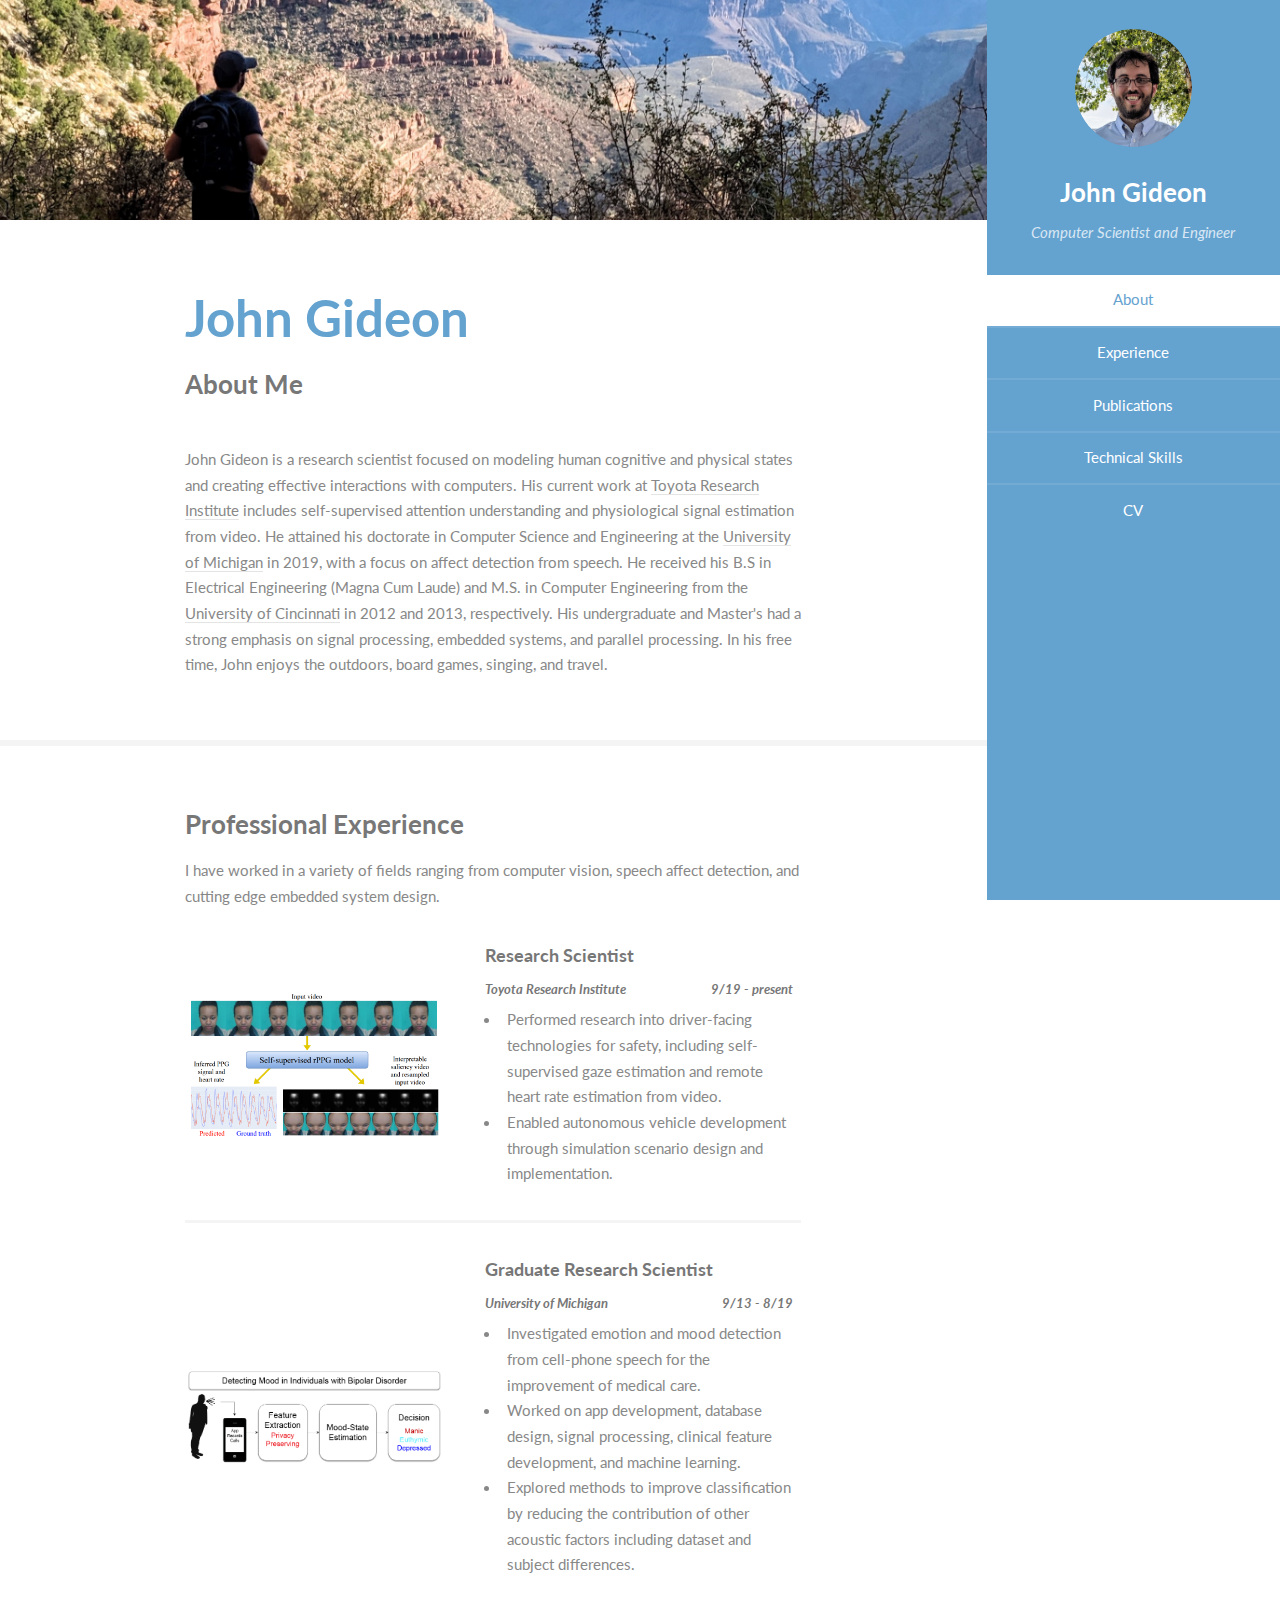
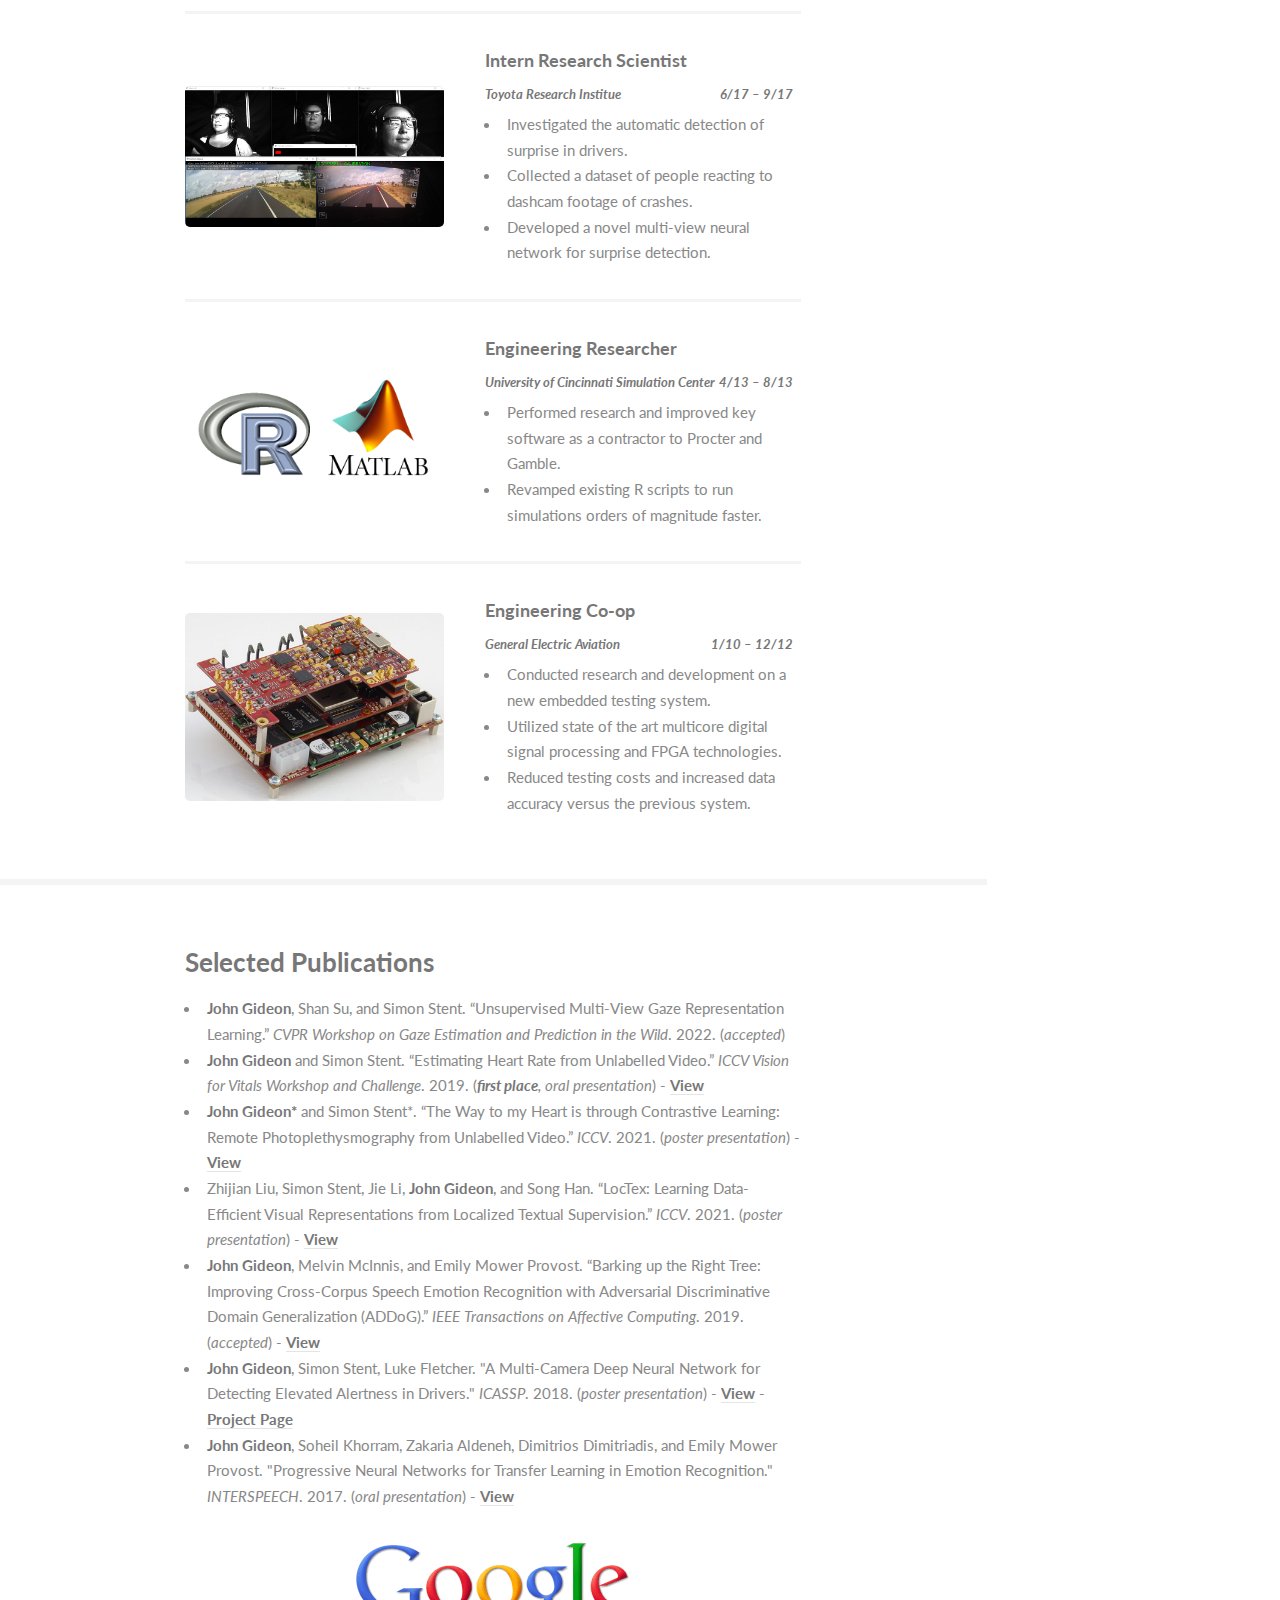
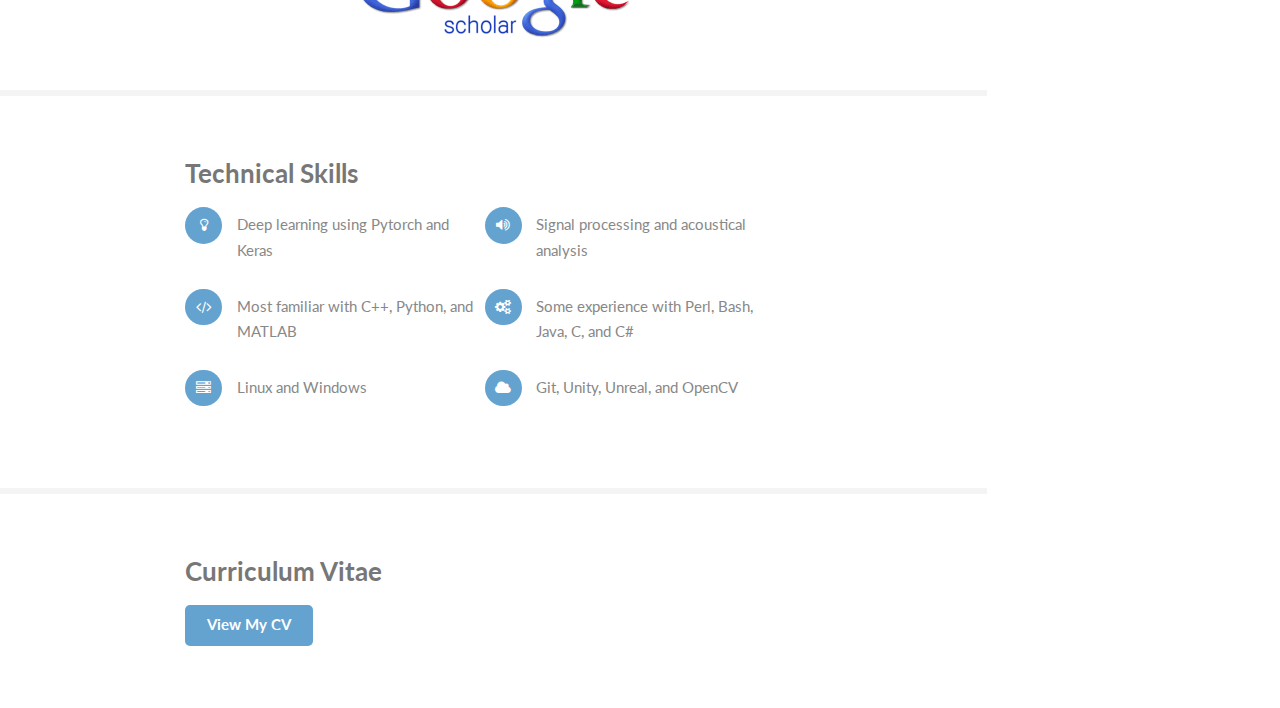
<file: index.html>
<!DOCTYPE HTML>
<!--
	Read Only by Pixelarity
	pixelarity.com @pixelarity
	License: pixelarity.com/license
-->
<html>
	<head>
		<title>John Gideon | About Me</title>
		<meta charset="utf-8" />
		<meta name="viewport" content="width=device-width, initial-scale=1" />
		<!--[if lte IE 8]><script src="assets/js/ie/html5shiv.js"></script><![endif]-->
		<link rel="stylesheet" href="assets/css/main.css" />
		<link rel="icon" type="image/png" href="images/icon.png?v=2">
		<!--[if lte IE 8]><link rel="stylesheet" href="assets/css/ie8.css" /><![endif]-->
	</head>
	<body>

		<!-- Header -->
			<section id="header">
				<header>
					<span class="image avatar"><img src="images/avatar.jpg" alt="" /></span>
					<h1 id="logo"><a href="#">John Gideon</a></h1>
					<p>Computer Scientist and Engineer</p>
				</header>
				<nav id="nav">
					<ul>
						<li><a href="#about" class="active">About</a></li>
						<li><a href="#experience">Experience</a></li>
						<li><a href="#publications">Publications</a></li>
						<li><a href="#skills">Technical Skills</a></li>
						<li><a href="#cv">CV</a></li>
					</ul>
				</nav>
				<!--<footer>
					<ul class="icons">
						<li><a href="#" class="icon fa-twitter"><span class="label">Twitter</span></a></li>
						<li><a href="#" class="icon fa-facebook"><span class="label">Facebook</span></a></li>
						<li><a href="#" class="icon fa-instagram"><span class="label">Instagram</span></a></li>
						<li><a href="#" class="icon fa-github"><span class="label">Github</span></a></li>
						<li><a href="#" class="icon fa-envelope"><span class="label">Email</span></a></li>
					</ul>
				</footer>-->
			</section>

		<!-- Wrapper -->
			<div id="wrapper">

				<!-- Main -->
					<div id="main">

						<!-- About -->
							<section id="about">
								<div class="container">
									<header class="major">
										<h2>John Gideon</h2>
										<p>About Me</p>
									</header>
									
									<p>John Gideon is a research scientist focused on modeling human cognitive and physical states and creating effective interactions with computers. His current work at <a href="https://www.tri.global/" target="_blank">Toyota Research Institute</a> includes self-supervised attention understanding and physiological signal estimation from video. He attained his doctorate in Computer Science and Engineering at the <a href="http://www.umich.edu" target="_blank">University of Michigan</a> in 2019, with a focus on affect detection from speech. He received his B.S in Electrical Engineering (Magna Cum Laude) and M.S. in Computer Engineering from the <a href="http://www.uc.edu/" target="_blank">University of Cincinnati</a> in 2012 and 2013, respectively. His undergraduate and Master's had a strong emphasis on signal processing, embedded systems, and parallel processing. In his free time, John enjoys the outdoors, board games, singing, and travel.</p>
								</div>
							</section>
							
						<!-- Experience -->
							<section id="experience">
								<div class="container">
									<h3>Professional Experience</h3>
									<p>I have worked in a variety of fields ranging from computer vision, speech affect detection, and cutting edge embedded system design.</p>
									<div class="features">
									
										<article>
											<a href="docs/papers/ICCV2021_RPPG.pdf" target="_blank" class="image"><img src="images/rppg.png" alt="" /></a>
											<div class="inner">
												<h4>Research Scientist</h4>
												<h5 style="text-align:left;"><a href="https://www.tri.global/" target="_blank"><i>Toyota Research Institute</i></a><span style="float:right;"><i>9/19 - present</i></h5>
												<ul>
													<li>Performed research into driver-facing technologies for safety, including self-supervised gaze estimation and remote heart rate estimation from video.</li>
													<li>Enabled autonomous vehicle development through simulation scenario design and implementation.</li>
												</ul>
											</div>
										</article>
										
										<article>
											<a href="docs/papers/ICASSP2016.pdf" target="_blank" class="image"><img src="images/priori.png" alt="" /></a>
											<div class="inner">
												<h4>Graduate Research Scientist</h4>
												<h5 style="text-align:left;"><a href="http://www.umich.edu" target="_blank"><i>University of Michigan</i></a><span style="float:right;"><i>9/13 - 8/19</i></h5>
												<ul>
													<li>Investigated emotion and mood detection from cell-phone speech for the improvement of medical care.</li>
													<li>Worked on app development, database design, signal processing, clinical feature development, and machine learning.</li>
													<li>Explored methods to improve classification by reducing the contribution of other acoustic factors including dataset and subject differences.</li>
												</ul>
											</div>
										</article>
										
										<article>
											<a href="projects/TRIAD/index.html" target="_blank" class="image"><img src="images/TRI_Setup.png" alt="" /></a>
											<div class="inner">
												<h4>Intern Research Scientist</h4>
												<h5 style="text-align:left;"><a href="https://www.tri.global/" target="_blank"><i>Toyota Research Institue</i></a><span style="float:right;"><i>6/17 – 9/17</i></h5>
												<ul>
													<li>Investigated the automatic detection of surprise in drivers.</li>
													<li>Collected a dataset of people reacting to dashcam footage of crashes.</li>
													<li>Developed a novel multi-view neural network for surprise detection.</li>
												</ul>
											</div>
										</article>
										
										<article>
											<a class="image"><img src="images/R_MATLAB.png" alt="" /></a>
											<div class="inner">
												<h4>Engineering Researcher</h4>
												<h5 style="text-align:left;"><a href="https://ceas.uc.edu/research/centers-labs/uc-simulation-center.html" target="_blank"><i>University of Cincinnati Simulation Center</i></a><span style="float:right;"><i>4/13 – 8/13</i></h5>
												<ul>
													<li>Performed research and improved key software as a contractor to Procter and Gamble.</li>
													<li>Revamped existing R scripts to run simulations orders of magnitude faster.</li>
												</ul>
											</div>
										</article>
										
										<article>
											<a class="image"><img src="images/EmbeddedSystem.jpg" alt="" /></a>
											<div class="inner">
												<h4>Engineering Co-op</h4>
												<h5 style="text-align:left;"><a href="http://www.geaviation.com" target="_blank"><i>General Electric Aviation</i></a><span style="float:right;"><i>1/10 – 12/12</i></h5>
												<ul>
													<li>Conducted research and development on a new embedded testing system.</li>
													<li>Utilized state of the art multicore digital signal processing and FPGA technologies.</li>
													<li>Reduced testing costs and increased data accuracy versus the previous system.</li>
												</ul>
											</div>
										</article>
										
									</div>
								</div>
							</section>

						<!-- Publications -->
							<section id="publications">
								<div class="container">
									<h3>Selected Publications</h3>
									<ul>
										<li><b>John Gideon</b>, Shan Su, and Simon Stent. “Unsupervised Multi-View Gaze Representation Learning.” <i>CVPR Workshop on Gaze Estimation and Prediction in the Wild</i>. 2022. (<i>accepted</i>)</li>
										
										<li><b>John Gideon</b> and Simon Stent. “Estimating Heart Rate from Unlabelled Video.” <i>ICCV Vision for Vitals Workshop and Challenge</i>. 2019. (<i><b>first place</b>, oral presentation</i>) - <b><a href="docs/papers/V4V2021.pdf" target="_blank">View</a></b></li>
										
										
										<li><b>John Gideon*</b> and Simon Stent*. “The Way to my Heart is through Contrastive Learning: Remote Photoplethysmography from Unlabelled Video.” <i>ICCV</i>. 2021. (<i>poster presentation</i>) - <b><a href="docs/papers/ICCV2021_RPPG.pdf" target="_blank">View</a></b></li>
										
										<li>Zhijian Liu, Simon Stent, Jie Li, <b>John Gideon</b>, and Song Han. “LocTex: Learning Data-Efficient Visual Representations from Localized Textual Supervision.” <i>ICCV</i>. 2021. (<i>poster presentation</i>) - <b><a href="docs/papers/ICCV2021_LocTex.pdf" target="_blank">View</a></b></li>
										
										<li><b>John Gideon</b>, Melvin McInnis, and Emily Mower Provost. “Barking up the Right Tree: Improving Cross-Corpus Speech Emotion Recognition with Adversarial Discriminative Domain Generalization (ADDoG).” <i>IEEE Transactions on Affective Computing</i>. 2019. (<i>accepted</i>) - <b><a href="docs/papers/MADDoG.pdf" target="_blank">View</a></b></li>
										
										<li><b>John Gideon</b>, Simon Stent, Luke Fletcher. "A Multi-Camera Deep Neural Network for Detecting Elevated Alertness in Drivers." <i>ICASSP</i>. 2018. (<i>poster presentation</i>) - <b><a href="projects/TRIAD/paper.pdf" target="_blank">View</a></b> - <b><a href="projects/TRIAD/index.html">Project Page</a></b></li>
										
										<li><b>John Gideon</b>, Soheil Khorram, Zakaria Aldeneh, Dimitrios Dimitriadis, and Emily Mower Provost. "Progressive Neural Networks for Transfer Learning in Emotion Recognition." <i>INTERSPEECH</i>. 2017. (<i>oral presentation</i>) - <b><a href="docs/papers/INTERSPEECH2017.pdf" target="_blank">View</a></b></li>
										
									</ul>
									<center><a href="https://scholar.google.com/citations?hl=en&user=vYm4m9IAAAAJ" target="_blank" class="image"><img src="images/Google_Scholar_logo.png" alt="" /></a></center>
								</div>
							</section>

						<!-- Skills -->
							<section id="skills">
								<div class="container">
									<h3>Technical Skills</h3>
									<ul class="feature-icons">
										<!-- Look up icons here: http://fontawesome.io/icons/ -->
										<li class="fa-lightbulb-o">Deep learning using Pytorch and Keras</li>
										<li class="fa-volume-up">Signal processing and acoustical analysis</li>
										<li class="fa-code">Most familiar with C++, Python, and MATLAB</li>
										<li class="fa-cogs">Some experience with Perl, Bash, Java, C, and C#</li>
										<li class="fa-server">Linux and Windows</li>
										<li class="fa-cloud">Git, Unity, Unreal, and OpenCV</li>
									</ul>
								</div>
							</section>

						<!-- CV -->
							<section id="cv">
								<div class="container">
									<h3>Curriculum Vitae</h3>
									<form form method="get" action="docs/John Gideon CV.pdf" target="_blank">
										<div class="row uniform">
											<div class="12u">
												<ul class="actions">
													<li> <input type="submit" class="special" value="View My CV" /> </li>
												</ul>
											</div>
										</div>
									</form>
								</div>
							</section>
					</div>

				<!-- Footer -->
					<!-- <section id="footer">
						<div class="container">
							<ul class="copyright">
								<li>&copy; Untitled. All rights reserved.</li>
							</ul>
						</div>
					</section> -->

			</div>

		<!-- Scripts -->
			<script src="assets/js/jquery.min.js"></script>
			<script src="assets/js/jquery.scrollzer.min.js"></script>
			<script src="assets/js/jquery.scrolly.min.js"></script>
			<script src="assets/js/skel.min.js"></script>
			<script src="assets/js/util.js"></script>
			<!--[if lte IE 8]><script src="assets/js/ie/respond.min.js"></script><![endif]-->
			<script src="assets/js/main.js"></script>

	</body>
</html>
</file>
<file: assets/css/ie8.css>
/*
	Read Only by Pixelarity
	pixelarity.com @pixelarity
	License: pixelarity.com/license
*/

/* Basic */

	code,
	input[type="text"],
	input[type="password"],
	input[type="email"],
	select,
	textarea,
	.box,
	.image,
	.image img,
	input[type="submit"],
	input[type="reset"],
	input[type="button"],
	.button {
		position: relative;
		-ms-behavior: url("assets/js/ie/PIE.htc");
	}

/* Form */

	input[type="text"],
	input[type="password"],
	input[type="email"],
	select {
		line-height: 2.75em;
	}

	input[type="checkbox"],
	input[type="radio"] {
		-moz-appearance: normal;
		-webkit-appearance: normal;
		-ms-appearance: normal;
		appearance: normal;
	}

		input[type="checkbox"] + label,
		input[type="radio"] + label {
			padding: 0 0 0 1.5em;
		}

			input[type="checkbox"] + label:before,
			input[type="radio"] + label:before {
				display: none;
			}

/* Button */

	input[type="submit"].alt,
	input[type="reset"].alt,
	input[type="button"].alt,
	.button.alt {
		border: solid 2px #e4e4e4;
	}
</file>
<file: assets/css/main.css>
@import url("font-awesome.min.css");
@import url("http://fonts.googleapis.com/css?family=Lato:400,400italic,700,700italic|Source+Code+Pro:400");

/*
	Read Only by Pixelarity
	pixelarity.com @pixelarity
	License: pixelarity.com/license
*/

/* Reset */

	html, body, div, span, applet, object, iframe, h1, h2, h3, h4, h5, h6, p, blockquote, pre, a, abbr, acronym, address, big, cite, code, del, dfn, em, img, ins, kbd, q, s, samp, small, strike, strong, sub, sup, tt, var, b, u, i, center, dl, dt, dd, ol, ul, li, fieldset, form, label, legend, table, caption, tbody, tfoot, thead, tr, th, td, article, aside, canvas, details, embed, figure, figcaption, footer, header, hgroup, menu, nav, output, ruby, section, summary, time, mark, audio, video {
		margin: 0;
		padding: 0;
		border: 0;
		font-size: 100%;
		font: inherit;
		vertical-align: baseline;
	}

	article, aside, details, figcaption, figure, footer, header, hgroup, menu, nav, section {
		display: block;
	}

	body {
		line-height: 1;
	}

	ol, ul {
		list-style: none;
	}

	blockquote, q {
		quotes: none;
	}

	blockquote:before, blockquote:after, q:before, q:after {
		content: '';
		content: none;
	}

	table {
		border-collapse: collapse;
		border-spacing: 0;
	}

	body {
		-webkit-text-size-adjust: none;
	}

/* Box Model */

	*, *:before, *:after {
		-moz-box-sizing: border-box;
		-webkit-box-sizing: border-box;
		box-sizing: border-box;
	}

/* Containers */

	.container {
		margin-left: auto;
		margin-right: auto;
	}

	.container.\31 25\25 {
		width: 100%;
		max-width: 56.25em;
		min-width: 45em;
	}

	.container.\37 5\25 {
		width: 33.75em;
	}

	.container.\35 0\25 {
		width: 22.5em;
	}

	.container.\32 5\25 {
		width: 11.25em;
	}

	.container {
		width: 45em;
	}

	@media screen and (max-width: 1680px) {

		.container.\31 25\25 {
			width: 100%;
			max-width: 56.25em;
			min-width: 45em;
		}

		.container.\37 5\25 {
			width: 33.75em;
		}

		.container.\35 0\25 {
			width: 22.5em;
		}

		.container.\32 5\25 {
			width: 11.25em;
		}

		.container {
			width: 45em;
		}

	}

	@media screen and (max-width: 1280px) {

		.container.\31 25\25 {
			width: 100%;
			max-width: 52.5em;
			min-width: 42em;
		}

		.container.\37 5\25 {
			width: 31.5em;
		}

		.container.\35 0\25 {
			width: 21em;
		}

		.container.\32 5\25 {
			width: 10.5em;
		}

		.container {
			width: 42em;
		}

	}

	@media screen and (max-width: 1024px) {

		.container.\31 25\25 {
			width: 100%;
			max-width: 106.25%;
			min-width: 85%;
		}

		.container.\37 5\25 {
			width: 63.75%;
		}

		.container.\35 0\25 {
			width: 42.5%;
		}

		.container.\32 5\25 {
			width: 21.25%;
		}

		.container {
			width: 85% !important;
		}

	}

	@media screen and (max-width: 736px) {

		.container.\31 25\25 {
			width: 100%;
			max-width: 112.5%;
			min-width: 90%;
		}

		.container.\37 5\25 {
			width: 67.5%;
		}

		.container.\35 0\25 {
			width: 45%;
		}

		.container.\32 5\25 {
			width: 22.5%;
		}

		.container {
			width: 90% !important;
		}

	}

	@media screen and (max-width: 480px) {

		.container.\31 25\25 {
			width: 100%;
			max-width: 112.5%;
			min-width: 90%;
		}

		.container.\37 5\25 {
			width: 67.5%;
		}

		.container.\35 0\25 {
			width: 45%;
		}

		.container.\32 5\25 {
			width: 22.5%;
		}

		.container {
			width: 90% !important;
		}

	}

/* Grid */

	.row {
		border-bottom: solid 1px transparent;
		-moz-box-sizing: border-box;
		-webkit-box-sizing: border-box;
		box-sizing: border-box;
	}

	.row > * {
		float: left;
		-moz-box-sizing: border-box;
		-webkit-box-sizing: border-box;
		box-sizing: border-box;
	}

	.row:after, .row:before {
		content: '';
		display: block;
		clear: both;
		height: 0;
	}

	.row.uniform > * > :first-child {
		margin-top: 0;
	}

	.row.uniform > * > :last-child {
		margin-bottom: 0;
	}

	.row.\30 \25 > * {
		padding: 0 0 0 0em;
	}

	.row.\30 \25 {
		margin: 0 0 -1px 0em;
	}

	.row.uniform.\30 \25 > * {
		padding: 0em 0 0 0em;
	}

	.row.uniform.\30 \25 {
		margin: 0em 0 -1px 0em;
	}

	.row > * {
		padding: 0 0 0 2em;
	}

	.row {
		margin: 0 0 -1px -2em;
	}

	.row.uniform > * {
		padding: 2em 0 0 2em;
	}

	.row.uniform {
		margin: -2em 0 -1px -2em;
	}

	.row.\32 00\25 > * {
		padding: 0 0 0 4em;
	}

	.row.\32 00\25 {
		margin: 0 0 -1px -4em;
	}

	.row.uniform.\32 00\25 > * {
		padding: 4em 0 0 4em;
	}

	.row.uniform.\32 00\25 {
		margin: -4em 0 -1px -4em;
	}

	.row.\31 50\25 > * {
		padding: 0 0 0 3em;
	}

	.row.\31 50\25 {
		margin: 0 0 -1px -3em;
	}

	.row.uniform.\31 50\25 > * {
		padding: 3em 0 0 3em;
	}

	.row.uniform.\31 50\25 {
		margin: -3em 0 -1px -3em;
	}

	.row.\35 0\25 > * {
		padding: 0 0 0 1em;
	}

	.row.\35 0\25 {
		margin: 0 0 -1px -1em;
	}

	.row.uniform.\35 0\25 > * {
		padding: 1em 0 0 1em;
	}

	.row.uniform.\35 0\25 {
		margin: -1em 0 -1px -1em;
	}

	.row.\32 5\25 > * {
		padding: 0 0 0 0.5em;
	}

	.row.\32 5\25 {
		margin: 0 0 -1px -0.5em;
	}

	.row.uniform.\32 5\25 > * {
		padding: 0.5em 0 0 0.5em;
	}

	.row.uniform.\32 5\25 {
		margin: -0.5em 0 -1px -0.5em;
	}

	.\31 2u, .\31 2u\24 {
		width: 100%;
		clear: none;
		margin-left: 0;
	}

	.\31 1u, .\31 1u\24 {
		width: 91.6666666667%;
		clear: none;
		margin-left: 0;
	}

	.\31 0u, .\31 0u\24 {
		width: 83.3333333333%;
		clear: none;
		margin-left: 0;
	}

	.\39 u, .\39 u\24 {
		width: 75%;
		clear: none;
		margin-left: 0;
	}

	.\38 u, .\38 u\24 {
		width: 66.6666666667%;
		clear: none;
		margin-left: 0;
	}

	.\37 u, .\37 u\24 {
		width: 58.3333333333%;
		clear: none;
		margin-left: 0;
	}

	.\36 u, .\36 u\24 {
		width: 50%;
		clear: none;
		margin-left: 0;
	}

	.\35 u, .\35 u\24 {
		width: 41.6666666667%;
		clear: none;
		margin-left: 0;
	}

	.\34 u, .\34 u\24 {
		width: 33.3333333333%;
		clear: none;
		margin-left: 0;
	}

	.\33 u, .\33 u\24 {
		width: 25%;
		clear: none;
		margin-left: 0;
	}

	.\32 u, .\32 u\24 {
		width: 16.6666666667%;
		clear: none;
		margin-left: 0;
	}

	.\31 u, .\31 u\24 {
		width: 8.3333333333%;
		clear: none;
		margin-left: 0;
	}

	.\31 2u\24 + *,
	.\31 1u\24 + *,
	.\31 0u\24 + *,
	.\39 u\24 + *,
	.\38 u\24 + *,
	.\37 u\24 + *,
	.\36 u\24 + *,
	.\35 u\24 + *,
	.\34 u\24 + *,
	.\33 u\24 + *,
	.\32 u\24 + *,
	.\31 u\24 + * {
		clear: left;
	}

	.\-11u {
		margin-left: 91.66667%;
	}

	.\-10u {
		margin-left: 83.33333%;
	}

	.\-9u {
		margin-left: 75%;
	}

	.\-8u {
		margin-left: 66.66667%;
	}

	.\-7u {
		margin-left: 58.33333%;
	}

	.\-6u {
		margin-left: 50%;
	}

	.\-5u {
		margin-left: 41.66667%;
	}

	.\-4u {
		margin-left: 33.33333%;
	}

	.\-3u {
		margin-left: 25%;
	}

	.\-2u {
		margin-left: 16.66667%;
	}

	.\-1u {
		margin-left: 8.33333%;
	}

	@media screen and (max-width: 1680px) {

		.row > * {
			padding: 0 0 0 2em;
		}

		.row {
			margin: 0 0 -1px -2em;
		}

		.row.uniform > * {
			padding: 2em 0 0 2em;
		}

		.row.uniform {
			margin: -2em 0 -1px -2em;
		}

		.row.\32 00\25 > * {
			padding: 0 0 0 4em;
		}

		.row.\32 00\25 {
			margin: 0 0 -1px -4em;
		}

		.row.uniform.\32 00\25 > * {
			padding: 4em 0 0 4em;
		}

		.row.uniform.\32 00\25 {
			margin: -4em 0 -1px -4em;
		}

		.row.\31 50\25 > * {
			padding: 0 0 0 3em;
		}

		.row.\31 50\25 {
			margin: 0 0 -1px -3em;
		}

		.row.uniform.\31 50\25 > * {
			padding: 3em 0 0 3em;
		}

		.row.uniform.\31 50\25 {
			margin: -3em 0 -1px -3em;
		}

		.row.\35 0\25 > * {
			padding: 0 0 0 1em;
		}

		.row.\35 0\25 {
			margin: 0 0 -1px -1em;
		}

		.row.uniform.\35 0\25 > * {
			padding: 1em 0 0 1em;
		}

		.row.uniform.\35 0\25 {
			margin: -1em 0 -1px -1em;
		}

		.row.\32 5\25 > * {
			padding: 0 0 0 0.5em;
		}

		.row.\32 5\25 {
			margin: 0 0 -1px -0.5em;
		}

		.row.uniform.\32 5\25 > * {
			padding: 0.5em 0 0 0.5em;
		}

		.row.uniform.\32 5\25 {
			margin: -0.5em 0 -1px -0.5em;
		}

		.\31 2u\28xlarge\29, .\31 2u\24\28xlarge\29 {
			width: 100%;
			clear: none;
			margin-left: 0;
		}

		.\31 1u\28xlarge\29, .\31 1u\24\28xlarge\29 {
			width: 91.6666666667%;
			clear: none;
			margin-left: 0;
		}

		.\31 0u\28xlarge\29, .\31 0u\24\28xlarge\29 {
			width: 83.3333333333%;
			clear: none;
			margin-left: 0;
		}

		.\39 u\28xlarge\29, .\39 u\24\28xlarge\29 {
			width: 75%;
			clear: none;
			margin-left: 0;
		}

		.\38 u\28xlarge\29, .\38 u\24\28xlarge\29 {
			width: 66.6666666667%;
			clear: none;
			margin-left: 0;
		}

		.\37 u\28xlarge\29, .\37 u\24\28xlarge\29 {
			width: 58.3333333333%;
			clear: none;
			margin-left: 0;
		}

		.\36 u\28xlarge\29, .\36 u\24\28xlarge\29 {
			width: 50%;
			clear: none;
			margin-left: 0;
		}

		.\35 u\28xlarge\29, .\35 u\24\28xlarge\29 {
			width: 41.6666666667%;
			clear: none;
			margin-left: 0;
		}

		.\34 u\28xlarge\29, .\34 u\24\28xlarge\29 {
			width: 33.3333333333%;
			clear: none;
			margin-left: 0;
		}

		.\33 u\28xlarge\29, .\33 u\24\28xlarge\29 {
			width: 25%;
			clear: none;
			margin-left: 0;
		}

		.\32 u\28xlarge\29, .\32 u\24\28xlarge\29 {
			width: 16.6666666667%;
			clear: none;
			margin-left: 0;
		}

		.\31 u\28xlarge\29, .\31 u\24\28xlarge\29 {
			width: 8.3333333333%;
			clear: none;
			margin-left: 0;
		}

		.\31 2u\24\28xlarge\29 + *,
		.\31 1u\24\28xlarge\29 + *,
		.\31 0u\24\28xlarge\29 + *,
		.\39 u\24\28xlarge\29 + *,
		.\38 u\24\28xlarge\29 + *,
		.\37 u\24\28xlarge\29 + *,
		.\36 u\24\28xlarge\29 + *,
		.\35 u\24\28xlarge\29 + *,
		.\34 u\24\28xlarge\29 + *,
		.\33 u\24\28xlarge\29 + *,
		.\32 u\24\28xlarge\29 + *,
		.\31 u\24\28xlarge\29 + * {
			clear: left;
		}

		.\-11u\28xlarge\29 {
			margin-left: 91.66667%;
		}

		.\-10u\28xlarge\29 {
			margin-left: 83.33333%;
		}

		.\-9u\28xlarge\29 {
			margin-left: 75%;
		}

		.\-8u\28xlarge\29 {
			margin-left: 66.66667%;
		}

		.\-7u\28xlarge\29 {
			margin-left: 58.33333%;
		}

		.\-6u\28xlarge\29 {
			margin-left: 50%;
		}

		.\-5u\28xlarge\29 {
			margin-left: 41.66667%;
		}

		.\-4u\28xlarge\29 {
			margin-left: 33.33333%;
		}

		.\-3u\28xlarge\29 {
			margin-left: 25%;
		}

		.\-2u\28xlarge\29 {
			margin-left: 16.66667%;
		}

		.\-1u\28xlarge\29 {
			margin-left: 8.33333%;
		}

	}

	@media screen and (max-width: 1280px) {

		.row > * {
			padding: 0 0 0 1.5em;
		}

		.row {
			margin: 0 0 -1px -1.5em;
		}

		.row.uniform > * {
			padding: 1.5em 0 0 1.5em;
		}

		.row.uniform {
			margin: -1.5em 0 -1px -1.5em;
		}

		.row.\32 00\25 > * {
			padding: 0 0 0 3em;
		}

		.row.\32 00\25 {
			margin: 0 0 -1px -3em;
		}

		.row.uniform.\32 00\25 > * {
			padding: 3em 0 0 3em;
		}

		.row.uniform.\32 00\25 {
			margin: -3em 0 -1px -3em;
		}

		.row.\31 50\25 > * {
			padding: 0 0 0 2.25em;
		}

		.row.\31 50\25 {
			margin: 0 0 -1px -2.25em;
		}

		.row.uniform.\31 50\25 > * {
			padding: 2.25em 0 0 2.25em;
		}

		.row.uniform.\31 50\25 {
			margin: -2.25em 0 -1px -2.25em;
		}

		.row.\35 0\25 > * {
			padding: 0 0 0 0.75em;
		}

		.row.\35 0\25 {
			margin: 0 0 -1px -0.75em;
		}

		.row.uniform.\35 0\25 > * {
			padding: 0.75em 0 0 0.75em;
		}

		.row.uniform.\35 0\25 {
			margin: -0.75em 0 -1px -0.75em;
		}

		.row.\32 5\25 > * {
			padding: 0 0 0 0.375em;
		}

		.row.\32 5\25 {
			margin: 0 0 -1px -0.375em;
		}

		.row.uniform.\32 5\25 > * {
			padding: 0.375em 0 0 0.375em;
		}

		.row.uniform.\32 5\25 {
			margin: -0.375em 0 -1px -0.375em;
		}

		.\31 2u\28large\29, .\31 2u\24\28large\29 {
			width: 100%;
			clear: none;
			margin-left: 0;
		}

		.\31 1u\28large\29, .\31 1u\24\28large\29 {
			width: 91.6666666667%;
			clear: none;
			margin-left: 0;
		}

		.\31 0u\28large\29, .\31 0u\24\28large\29 {
			width: 83.3333333333%;
			clear: none;
			margin-left: 0;
		}

		.\39 u\28large\29, .\39 u\24\28large\29 {
			width: 75%;
			clear: none;
			margin-left: 0;
		}

		.\38 u\28large\29, .\38 u\24\28large\29 {
			width: 66.6666666667%;
			clear: none;
			margin-left: 0;
		}

		.\37 u\28large\29, .\37 u\24\28large\29 {
			width: 58.3333333333%;
			clear: none;
			margin-left: 0;
		}

		.\36 u\28large\29, .\36 u\24\28large\29 {
			width: 50%;
			clear: none;
			margin-left: 0;
		}

		.\35 u\28large\29, .\35 u\24\28large\29 {
			width: 41.6666666667%;
			clear: none;
			margin-left: 0;
		}

		.\34 u\28large\29, .\34 u\24\28large\29 {
			width: 33.3333333333%;
			clear: none;
			margin-left: 0;
		}

		.\33 u\28large\29, .\33 u\24\28large\29 {
			width: 25%;
			clear: none;
			margin-left: 0;
		}

		.\32 u\28large\29, .\32 u\24\28large\29 {
			width: 16.6666666667%;
			clear: none;
			margin-left: 0;
		}

		.\31 u\28large\29, .\31 u\24\28large\29 {
			width: 8.3333333333%;
			clear: none;
			margin-left: 0;
		}

		.\31 2u\24\28large\29 + *,
		.\31 1u\24\28large\29 + *,
		.\31 0u\24\28large\29 + *,
		.\39 u\24\28large\29 + *,
		.\38 u\24\28large\29 + *,
		.\37 u\24\28large\29 + *,
		.\36 u\24\28large\29 + *,
		.\35 u\24\28large\29 + *,
		.\34 u\24\28large\29 + *,
		.\33 u\24\28large\29 + *,
		.\32 u\24\28large\29 + *,
		.\31 u\24\28large\29 + * {
			clear: left;
		}

		.\-11u\28large\29 {
			margin-left: 91.66667%;
		}

		.\-10u\28large\29 {
			margin-left: 83.33333%;
		}

		.\-9u\28large\29 {
			margin-left: 75%;
		}

		.\-8u\28large\29 {
			margin-left: 66.66667%;
		}

		.\-7u\28large\29 {
			margin-left: 58.33333%;
		}

		.\-6u\28large\29 {
			margin-left: 50%;
		}

		.\-5u\28large\29 {
			margin-left: 41.66667%;
		}

		.\-4u\28large\29 {
			margin-left: 33.33333%;
		}

		.\-3u\28large\29 {
			margin-left: 25%;
		}

		.\-2u\28large\29 {
			margin-left: 16.66667%;
		}

		.\-1u\28large\29 {
			margin-left: 8.33333%;
		}

	}

	@media screen and (max-width: 1024px) {

		.row > * {
			padding: 0 0 0 1.5em;
		}

		.row {
			margin: 0 0 -1px -1.5em;
		}

		.row.uniform > * {
			padding: 1.5em 0 0 1.5em;
		}

		.row.uniform {
			margin: -1.5em 0 -1px -1.5em;
		}

		.row.\32 00\25 > * {
			padding: 0 0 0 3em;
		}

		.row.\32 00\25 {
			margin: 0 0 -1px -3em;
		}

		.row.uniform.\32 00\25 > * {
			padding: 3em 0 0 3em;
		}

		.row.uniform.\32 00\25 {
			margin: -3em 0 -1px -3em;
		}

		.row.\31 50\25 > * {
			padding: 0 0 0 2.25em;
		}

		.row.\31 50\25 {
			margin: 0 0 -1px -2.25em;
		}

		.row.uniform.\31 50\25 > * {
			padding: 2.25em 0 0 2.25em;
		}

		.row.uniform.\31 50\25 {
			margin: -2.25em 0 -1px -2.25em;
		}

		.row.\35 0\25 > * {
			padding: 0 0 0 0.75em;
		}

		.row.\35 0\25 {
			margin: 0 0 -1px -0.75em;
		}

		.row.uniform.\35 0\25 > * {
			padding: 0.75em 0 0 0.75em;
		}

		.row.uniform.\35 0\25 {
			margin: -0.75em 0 -1px -0.75em;
		}

		.row.\32 5\25 > * {
			padding: 0 0 0 0.375em;
		}

		.row.\32 5\25 {
			margin: 0 0 -1px -0.375em;
		}

		.row.uniform.\32 5\25 > * {
			padding: 0.375em 0 0 0.375em;
		}

		.row.uniform.\32 5\25 {
			margin: -0.375em 0 -1px -0.375em;
		}

		.\31 2u\28medium\29, .\31 2u\24\28medium\29 {
			width: 100%;
			clear: none;
			margin-left: 0;
		}

		.\31 1u\28medium\29, .\31 1u\24\28medium\29 {
			width: 91.6666666667%;
			clear: none;
			margin-left: 0;
		}

		.\31 0u\28medium\29, .\31 0u\24\28medium\29 {
			width: 83.3333333333%;
			clear: none;
			margin-left: 0;
		}

		.\39 u\28medium\29, .\39 u\24\28medium\29 {
			width: 75%;
			clear: none;
			margin-left: 0;
		}

		.\38 u\28medium\29, .\38 u\24\28medium\29 {
			width: 66.6666666667%;
			clear: none;
			margin-left: 0;
		}

		.\37 u\28medium\29, .\37 u\24\28medium\29 {
			width: 58.3333333333%;
			clear: none;
			margin-left: 0;
		}

		.\36 u\28medium\29, .\36 u\24\28medium\29 {
			width: 50%;
			clear: none;
			margin-left: 0;
		}

		.\35 u\28medium\29, .\35 u\24\28medium\29 {
			width: 41.6666666667%;
			clear: none;
			margin-left: 0;
		}

		.\34 u\28medium\29, .\34 u\24\28medium\29 {
			width: 33.3333333333%;
			clear: none;
			margin-left: 0;
		}

		.\33 u\28medium\29, .\33 u\24\28medium\29 {
			width: 25%;
			clear: none;
			margin-left: 0;
		}

		.\32 u\28medium\29, .\32 u\24\28medium\29 {
			width: 16.6666666667%;
			clear: none;
			margin-left: 0;
		}

		.\31 u\28medium\29, .\31 u\24\28medium\29 {
			width: 8.3333333333%;
			clear: none;
			margin-left: 0;
		}

		.\31 2u\24\28medium\29 + *,
		.\31 1u\24\28medium\29 + *,
		.\31 0u\24\28medium\29 + *,
		.\39 u\24\28medium\29 + *,
		.\38 u\24\28medium\29 + *,
		.\37 u\24\28medium\29 + *,
		.\36 u\24\28medium\29 + *,
		.\35 u\24\28medium\29 + *,
		.\34 u\24\28medium\29 + *,
		.\33 u\24\28medium\29 + *,
		.\32 u\24\28medium\29 + *,
		.\31 u\24\28medium\29 + * {
			clear: left;
		}

		.\-11u\28medium\29 {
			margin-left: 91.66667%;
		}

		.\-10u\28medium\29 {
			margin-left: 83.33333%;
		}

		.\-9u\28medium\29 {
			margin-left: 75%;
		}

		.\-8u\28medium\29 {
			margin-left: 66.66667%;
		}

		.\-7u\28medium\29 {
			margin-left: 58.33333%;
		}

		.\-6u\28medium\29 {
			margin-left: 50%;
		}

		.\-5u\28medium\29 {
			margin-left: 41.66667%;
		}

		.\-4u\28medium\29 {
			margin-left: 33.33333%;
		}

		.\-3u\28medium\29 {
			margin-left: 25%;
		}

		.\-2u\28medium\29 {
			margin-left: 16.66667%;
		}

		.\-1u\28medium\29 {
			margin-left: 8.33333%;
		}

	}

	@media screen and (max-width: 736px) {

		.row > * {
			padding: 0 0 0 1.25em;
		}

		.row {
			margin: 0 0 -1px -1.25em;
		}

		.row.uniform > * {
			padding: 1.25em 0 0 1.25em;
		}

		.row.uniform {
			margin: -1.25em 0 -1px -1.25em;
		}

		.row.\32 00\25 > * {
			padding: 0 0 0 2.5em;
		}

		.row.\32 00\25 {
			margin: 0 0 -1px -2.5em;
		}

		.row.uniform.\32 00\25 > * {
			padding: 2.5em 0 0 2.5em;
		}

		.row.uniform.\32 00\25 {
			margin: -2.5em 0 -1px -2.5em;
		}

		.row.\31 50\25 > * {
			padding: 0 0 0 1.875em;
		}

		.row.\31 50\25 {
			margin: 0 0 -1px -1.875em;
		}

		.row.uniform.\31 50\25 > * {
			padding: 1.875em 0 0 1.875em;
		}

		.row.uniform.\31 50\25 {
			margin: -1.875em 0 -1px -1.875em;
		}

		.row.\35 0\25 > * {
			padding: 0 0 0 0.625em;
		}

		.row.\35 0\25 {
			margin: 0 0 -1px -0.625em;
		}

		.row.uniform.\35 0\25 > * {
			padding: 0.625em 0 0 0.625em;
		}

		.row.uniform.\35 0\25 {
			margin: -0.625em 0 -1px -0.625em;
		}

		.row.\32 5\25 > * {
			padding: 0 0 0 0.3125em;
		}

		.row.\32 5\25 {
			margin: 0 0 -1px -0.3125em;
		}

		.row.uniform.\32 5\25 > * {
			padding: 0.3125em 0 0 0.3125em;
		}

		.row.uniform.\32 5\25 {
			margin: -0.3125em 0 -1px -0.3125em;
		}

		.\31 2u\28small\29, .\31 2u\24\28small\29 {
			width: 100%;
			clear: none;
			margin-left: 0;
		}

		.\31 1u\28small\29, .\31 1u\24\28small\29 {
			width: 91.6666666667%;
			clear: none;
			margin-left: 0;
		}

		.\31 0u\28small\29, .\31 0u\24\28small\29 {
			width: 83.3333333333%;
			clear: none;
			margin-left: 0;
		}

		.\39 u\28small\29, .\39 u\24\28small\29 {
			width: 75%;
			clear: none;
			margin-left: 0;
		}

		.\38 u\28small\29, .\38 u\24\28small\29 {
			width: 66.6666666667%;
			clear: none;
			margin-left: 0;
		}

		.\37 u\28small\29, .\37 u\24\28small\29 {
			width: 58.3333333333%;
			clear: none;
			margin-left: 0;
		}

		.\36 u\28small\29, .\36 u\24\28small\29 {
			width: 50%;
			clear: none;
			margin-left: 0;
		}

		.\35 u\28small\29, .\35 u\24\28small\29 {
			width: 41.6666666667%;
			clear: none;
			margin-left: 0;
		}

		.\34 u\28small\29, .\34 u\24\28small\29 {
			width: 33.3333333333%;
			clear: none;
			margin-left: 0;
		}

		.\33 u\28small\29, .\33 u\24\28small\29 {
			width: 25%;
			clear: none;
			margin-left: 0;
		}

		.\32 u\28small\29, .\32 u\24\28small\29 {
			width: 16.6666666667%;
			clear: none;
			margin-left: 0;
		}

		.\31 u\28small\29, .\31 u\24\28small\29 {
			width: 8.3333333333%;
			clear: none;
			margin-left: 0;
		}

		.\31 2u\24\28small\29 + *,
		.\31 1u\24\28small\29 + *,
		.\31 0u\24\28small\29 + *,
		.\39 u\24\28small\29 + *,
		.\38 u\24\28small\29 + *,
		.\37 u\24\28small\29 + *,
		.\36 u\24\28small\29 + *,
		.\35 u\24\28small\29 + *,
		.\34 u\24\28small\29 + *,
		.\33 u\24\28small\29 + *,
		.\32 u\24\28small\29 + *,
		.\31 u\24\28small\29 + * {
			clear: left;
		}

		.\-11u\28small\29 {
			margin-left: 91.66667%;
		}

		.\-10u\28small\29 {
			margin-left: 83.33333%;
		}

		.\-9u\28small\29 {
			margin-left: 75%;
		}

		.\-8u\28small\29 {
			margin-left: 66.66667%;
		}

		.\-7u\28small\29 {
			margin-left: 58.33333%;
		}

		.\-6u\28small\29 {
			margin-left: 50%;
		}

		.\-5u\28small\29 {
			margin-left: 41.66667%;
		}

		.\-4u\28small\29 {
			margin-left: 33.33333%;
		}

		.\-3u\28small\29 {
			margin-left: 25%;
		}

		.\-2u\28small\29 {
			margin-left: 16.66667%;
		}

		.\-1u\28small\29 {
			margin-left: 8.33333%;
		}

	}

	@media screen and (max-width: 480px) {

		.row > * {
			padding: 0 0 0 1.25em;
		}

		.row {
			margin: 0 0 -1px -1.25em;
		}

		.row.uniform > * {
			padding: 1.25em 0 0 1.25em;
		}

		.row.uniform {
			margin: -1.25em 0 -1px -1.25em;
		}

		.row.\32 00\25 > * {
			padding: 0 0 0 2.5em;
		}

		.row.\32 00\25 {
			margin: 0 0 -1px -2.5em;
		}

		.row.uniform.\32 00\25 > * {
			padding: 2.5em 0 0 2.5em;
		}

		.row.uniform.\32 00\25 {
			margin: -2.5em 0 -1px -2.5em;
		}

		.row.\31 50\25 > * {
			padding: 0 0 0 1.875em;
		}

		.row.\31 50\25 {
			margin: 0 0 -1px -1.875em;
		}

		.row.uniform.\31 50\25 > * {
			padding: 1.875em 0 0 1.875em;
		}

		.row.uniform.\31 50\25 {
			margin: -1.875em 0 -1px -1.875em;
		}

		.row.\35 0\25 > * {
			padding: 0 0 0 0.625em;
		}

		.row.\35 0\25 {
			margin: 0 0 -1px -0.625em;
		}

		.row.uniform.\35 0\25 > * {
			padding: 0.625em 0 0 0.625em;
		}

		.row.uniform.\35 0\25 {
			margin: -0.625em 0 -1px -0.625em;
		}

		.row.\32 5\25 > * {
			padding: 0 0 0 0.3125em;
		}

		.row.\32 5\25 {
			margin: 0 0 -1px -0.3125em;
		}

		.row.uniform.\32 5\25 > * {
			padding: 0.3125em 0 0 0.3125em;
		}

		.row.uniform.\32 5\25 {
			margin: -0.3125em 0 -1px -0.3125em;
		}

		.\31 2u\28xsmall\29, .\31 2u\24\28xsmall\29 {
			width: 100%;
			clear: none;
			margin-left: 0;
		}

		.\31 1u\28xsmall\29, .\31 1u\24\28xsmall\29 {
			width: 91.6666666667%;
			clear: none;
			margin-left: 0;
		}

		.\31 0u\28xsmall\29, .\31 0u\24\28xsmall\29 {
			width: 83.3333333333%;
			clear: none;
			margin-left: 0;
		}

		.\39 u\28xsmall\29, .\39 u\24\28xsmall\29 {
			width: 75%;
			clear: none;
			margin-left: 0;
		}

		.\38 u\28xsmall\29, .\38 u\24\28xsmall\29 {
			width: 66.6666666667%;
			clear: none;
			margin-left: 0;
		}

		.\37 u\28xsmall\29, .\37 u\24\28xsmall\29 {
			width: 58.3333333333%;
			clear: none;
			margin-left: 0;
		}

		.\36 u\28xsmall\29, .\36 u\24\28xsmall\29 {
			width: 50%;
			clear: none;
			margin-left: 0;
		}

		.\35 u\28xsmall\29, .\35 u\24\28xsmall\29 {
			width: 41.6666666667%;
			clear: none;
			margin-left: 0;
		}

		.\34 u\28xsmall\29, .\34 u\24\28xsmall\29 {
			width: 33.3333333333%;
			clear: none;
			margin-left: 0;
		}

		.\33 u\28xsmall\29, .\33 u\24\28xsmall\29 {
			width: 25%;
			clear: none;
			margin-left: 0;
		}

		.\32 u\28xsmall\29, .\32 u\24\28xsmall\29 {
			width: 16.6666666667%;
			clear: none;
			margin-left: 0;
		}

		.\31 u\28xsmall\29, .\31 u\24\28xsmall\29 {
			width: 8.3333333333%;
			clear: none;
			margin-left: 0;
		}

		.\31 2u\24\28xsmall\29 + *,
		.\31 1u\24\28xsmall\29 + *,
		.\31 0u\24\28xsmall\29 + *,
		.\39 u\24\28xsmall\29 + *,
		.\38 u\24\28xsmall\29 + *,
		.\37 u\24\28xsmall\29 + *,
		.\36 u\24\28xsmall\29 + *,
		.\35 u\24\28xsmall\29 + *,
		.\34 u\24\28xsmall\29 + *,
		.\33 u\24\28xsmall\29 + *,
		.\32 u\24\28xsmall\29 + *,
		.\31 u\24\28xsmall\29 + * {
			clear: left;
		}

		.\-11u\28xsmall\29 {
			margin-left: 91.66667%;
		}

		.\-10u\28xsmall\29 {
			margin-left: 83.33333%;
		}

		.\-9u\28xsmall\29 {
			margin-left: 75%;
		}

		.\-8u\28xsmall\29 {
			margin-left: 66.66667%;
		}

		.\-7u\28xsmall\29 {
			margin-left: 58.33333%;
		}

		.\-6u\28xsmall\29 {
			margin-left: 50%;
		}

		.\-5u\28xsmall\29 {
			margin-left: 41.66667%;
		}

		.\-4u\28xsmall\29 {
			margin-left: 33.33333%;
		}

		.\-3u\28xsmall\29 {
			margin-left: 25%;
		}

		.\-2u\28xsmall\29 {
			margin-left: 16.66667%;
		}

		.\-1u\28xsmall\29 {
			margin-left: 8.33333%;
		}

	}

/* Basic */

	body {
		background: #fff;
	}

	body, input, select, textarea {
		color: #888;
		font-family: "Lato", sans-serif;
		font-size: 16pt;
		font-weight: 400;
		line-height: 1.75em;
	}

	a {
		-moz-transition: color 0.2s ease-in-out, border-color 0.2s ease-in-out;
		-webkit-transition: color 0.2s ease-in-out, border-color 0.2s ease-in-out;
		-ms-transition: color 0.2s ease-in-out, border-color 0.2s ease-in-out;
		transition: color 0.2s ease-in-out, border-color 0.2s ease-in-out;
		border-bottom: solid 1px #e4e4e4;
		color: inherit;
		text-decoration: none;
	}

		a:hover {
			border-bottom-color: transparent;
			color: #64a2d0 !important;
		}

	strong, b {
		color: #777;
		font-weight: 700;
	}

	em, i {
		font-style: italic;
	}

	p {
		margin: 0 0 2.25em 0;
	}

	h1, h2, h3, h4, h5, h6 {
		color: #777;
		font-weight: 700;
		line-height: 1em;
		margin: 0 0 0.5625em 0;
	}

		h1 a, h2 a, h3 a, h4 a, h5 a, h6 a {
			border: 0;
			color: inherit;
			text-decoration: none;
		}

	h2 {
		font-size: 2em;
		line-height: 1.5em;
	}

	h3 {
		font-size: 1.75em;
		line-height: 1.5em;
	}

	h4 {
		font-size: 1.25em;
		line-height: 1.5em;
	}

	h5 {
		font-size: 0.9em;
		line-height: 1.5em;
	}

	h6 {
		font-size: 0.7em;
		line-height: 1.5em;
	}

	sub {
		font-size: 0.8em;
		position: relative;
		top: 0.5em;
	}

	sup {
		font-size: 0.8em;
		position: relative;
		top: -0.5em;
	}

	hr {
		border: 0;
		border-bottom: solid 2px #f4f4f4;
		margin: 2.25em 0;
	}

		hr.major {
			margin: 3.375em 0;
		}

	blockquote {
		border-left: solid 8px #e4e4e4;
		font-style: italic;
		margin: 0 0 2.25em 0;
		padding: 0.5em 0 0.5em 2em;
	}

	code {
		background: #555;
		border-radius: 5px;
		color: #fff;
		font-family: "Source Code Pro", monospace;
		font-size: 0.9em;
		margin: 0 0.25em;
		padding: 0.25em 0.65em;
	}

	pre {
		font-family: "Source Code Pro", monospace;
		font-size: 0.9em;
		margin: 0 0 2.25em 0;
	}

		pre code {
			-webkit-overflow-scrolling: touch;
			display: block;
			line-height: 1.5em;
			overflow-x: auto;
			padding: 1em 1.5em;
		}

	.align-left {
		text-align: left;
	}

	.align-center {
		text-align: center;
	}

	.align-right {
		text-align: right;
	}

/* Section/Article */

	section.special, article.special {
		text-align: center;
	}

	header p {
		color: #aaa;
		position: relative;
		margin: 0 0 1.6875em 0;
	}

	header h2 + p {
		font-size: 1.25em;
		margin-top: -0.5em;
		line-height: 1.5em;
	}

	header h3 + p {
		font-size: 1.1em;
		margin-top: -0.35em;
		line-height: 1.5em;
	}

	header h4 + p,
	header h5 + p,
	header h6 + p {
		font-size: 0.9em;
		margin-top: -0.25em;
		line-height: 1.5em;
	}

	header.major h2 {
		color: #64a2d0;
		font-size: 3.5em;
	}

		header.major h2 + p {
			color: #777;
			font-size: 1.75em;
			font-weight: 700;
			margin-top: -0.75em;
		}

/* Form */

	form {
		margin: 0 0 2.25em 0;
	}

	label {
		color: #777;
		display: block;
		font-size: 0.9em;
		font-weight: 700;
		margin: 0 0 1.125em 0;
	}

	input::-moz-focus-inner {
		border: 0;
		padding: 0;
	}

	input[type="text"],
	input[type="password"],
	input[type="email"],
	select,
	textarea {
		-moz-appearance: none;
		-webkit-appearance: none;
		-ms-appearance: none;
		appearance: none;
		border-radius: 5px;
		border: none;
		border: solid 2px #e4e4e4;
		color: inherit;
		display: block;
		outline: 0;
		padding: 0 1em;
		text-decoration: none;
		width: 100%;
	}

		input[type="text"]:invalid,
		input[type="password"]:invalid,
		input[type="email"]:invalid,
		select:invalid,
		textarea:invalid {
			box-shadow: none;
		}

		input[type="text"]:focus,
		input[type="password"]:focus,
		input[type="email"]:focus,
		select:focus,
		textarea:focus {
			border-color: #64a2d0;
		}

	.select-wrapper {
		text-decoration: none;
		display: block;
		position: relative;
	}

		.select-wrapper:before {
			-moz-osx-font-smoothing: grayscale;
			-webkit-font-smoothing: antialiased;
			font-family: FontAwesome;
			font-style: normal;
			font-weight: normal;
			text-transform: none !important;
		}

		.select-wrapper:before {
			color: #e4e4e4;
			content: '\f078';
			display: block;
			height: 2.75em;
			line-height: 2.75em;
			pointer-events: none;
			position: absolute;
			right: 0;
			text-align: center;
			top: 0;
			width: 2.75em;
		}

		.select-wrapper select::-ms-expand {
			display: none;
		}

	input[type="text"],
	input[type="password"],
	input[type="email"],
	select {
		height: 2.75em;
	}

	textarea {
		padding: 0.75em 1em;
	}

	input[type="checkbox"],
	input[type="radio"] {
		-moz-appearance: none;
		-webkit-appearance: none;
		-ms-appearance: none;
		appearance: none;
		display: block;
		float: left;
		margin-right: -2em;
		opacity: 0;
		width: 1em;
		z-index: -1;
	}

		input[type="checkbox"] + label,
		input[type="radio"] + label {
			text-decoration: none;
			color: #888;
			cursor: pointer;
			display: inline-block;
			font-size: 1em;
			font-weight: 400;
			padding-left: 2.4em;
			padding-right: 0.75em;
			position: relative;
		}

			input[type="checkbox"] + label:before,
			input[type="radio"] + label:before {
				-moz-osx-font-smoothing: grayscale;
				-webkit-font-smoothing: antialiased;
				font-family: FontAwesome;
				font-style: normal;
				font-weight: normal;
				text-transform: none !important;
			}

			input[type="checkbox"] + label:before,
			input[type="radio"] + label:before {
				background: #fafafa;
				border-radius: 5px;
				border: solid 2px #e4e4e4;
				content: '';
				display: inline-block;
				height: 1.65em;
				left: 0;
				line-height: 1.58125em;
				position: absolute;
				text-align: center;
				top: 0;
				width: 1.65em;
			}

		input[type="checkbox"]:checked + label:before,
		input[type="radio"]:checked + label:before {
			background: #989898;
			border-color: #989898;
			color: #ffffff;
			content: '\f00c';
		}

		input[type="checkbox"]:focus + label:before,
		input[type="radio"]:focus + label:before {
			border-color: #64a2d0;
		}

	input[type="checkbox"] + label:before {
		border-radius: 5px;
	}

	input[type="radio"] + label:before {
		border-radius: 100%;
	}

	::-webkit-input-placeholder {
		color: #aaa !important;
		font-style: italic;
		opacity: 1.0;
	}

	:-moz-placeholder {
		color: #aaa !important;
		font-style: italic;
		opacity: 1.0;
	}

	::-moz-placeholder {
		color: #aaa !important;
		font-style: italic;
		opacity: 1.0;
	}

	:-ms-input-placeholder {
		color: #aaa !important;
		font-style: italic;
		opacity: 1.0;
	}

	.formerize-placeholder {
		color: #aaa !important;
		font-style: italic;
		opacity: 1.0;
	}

/* Box */

	.box {
		border-radius: 5px;
		border: solid 2px #e4e4e4;
		margin-bottom: 2.25em;
		padding: 1.5em;
	}

		.box > :last-child,
		.box > :last-child > :last-child,
		.box > :last-child > :last-child > :last-child {
			margin-bottom: 0;
		}

		.box.alt {
			border: 0;
			border-radius: 0;
			padding: 0;
		}

/* Icon */

	.icon {
		text-decoration: none;
		border-bottom: none;
		position: relative;
	}

		.icon:before {
			-moz-osx-font-smoothing: grayscale;
			-webkit-font-smoothing: antialiased;
			font-family: FontAwesome;
			font-style: normal;
			font-weight: normal;
			text-transform: none !important;
		}

		.icon > .label {
			display: none;
		}

/* Image */

	.image {
		border-radius: 5px;
		border: 0;
		display: inline-block;
		position: relative;
	}

		.image img {
			border-radius: 5px;
			display: block;
		}

		.image.left {
			float: left;
			margin: 0 2.5em 2em 0;
			top: 0.25em;
		}

		.image.right {
			float: right;
			margin: 0 0 2em 2.5em;
			top: 0.25em;
		}

		.image.fit {
			display: block;
			margin: 0 0 2.25em 0;
			width: 100%;
		}

			.image.fit img {
				display: block;
				width: 100%;
			}

		.image.avatar {
			border-radius: 100%;
			overflow: hidden;
		}

			.image.avatar img {
				border-radius: 100%;
				display: block;
				width: 100%;
			}

/* List */

	ol {
		list-style: decimal;
		margin: 0 0 2.25em 0;
		padding-left: 1.25em;
	}

		ol li {
			padding-left: 0.25em;
		}

	ul {
		list-style: disc;
		margin: 0 0 2.25em 0;
		padding-left: 1em;
	}

		ul li {
			padding-left: 0.5em;
		}

		ul.alt {
			list-style: none;
			padding-left: 0;
		}

			ul.alt li {
				border-top: solid 2px #f4f4f4;
				padding: 0.5em 0;
			}

				ul.alt li:first-child {
					border-top: 0;
					padding-top: 0;
				}

		ul.feature-icons {
			list-style: none;
			padding-left: 0;
		}

			ul.feature-icons li {
				text-decoration: none;
				display: inline-block;
				margin: 0 0 1.6875em 0;
				padding: 0.35em 0 0 3.5em;
				position: relative;
				vertical-align: top;
				width: 48%;
			}

				ul.feature-icons li:before {
					-moz-osx-font-smoothing: grayscale;
					-webkit-font-smoothing: antialiased;
					font-family: FontAwesome;
					font-style: normal;
					font-weight: normal;
					text-transform: none !important;
				}

				ul.feature-icons li:before {
					background: #64a2d0;
					border-radius: 100%;
					color: #ffffff;
					display: block;
					height: 2.5em;
					left: 0;
					line-height: 2.5em;
					position: absolute;
					text-align: center;
					top: 0;
					width: 2.5em;
				}

		ul.icons {
			cursor: default;
			list-style: none;
			padding-left: 0;
		}

			ul.icons li {
				display: inline-block;
				padding: 0 1em 0 0;
			}

				ul.icons li:last-child {
					padding-right: 0 !important;
				}

				ul.icons li .icon:before {
					font-size: 1.25em;
				}

		ul.actions {
			cursor: default;
			list-style: none;
			padding-left: 0;
		}

			ul.actions li {
				display: inline-block;
				padding: 0 1.125em 0 0;
				vertical-align: middle;
			}

				ul.actions li:last-child {
					padding-right: 0;
				}

			ul.actions.small li {
				padding: 0 0.5625em 0 0;
			}

			ul.actions.vertical li {
				display: block;
				padding: 1.125em 0 0 0;
			}

				ul.actions.vertical li:first-child {
					padding-top: 0;
				}

				ul.actions.vertical li > * {
					margin-bottom: 0;
				}

			ul.actions.vertical.small li {
				padding: 0.5625em 0 0 0;
			}

				ul.actions.vertical.small li:first-child {
					padding-top: 0;
				}

			ul.actions.fit {
				display: table;
				margin-left: -1.125em;
				padding: 0;
				table-layout: fixed;
				width: calc(100% + 1.125em);
			}

				ul.actions.fit li {
					display: table-cell;
					padding: 0 0 0 1.125em;
				}

					ul.actions.fit li > * {
						margin-bottom: 0;
					}

				ul.actions.fit.small {
					margin-left: -0.5625em;
					width: calc(100% + 0.5625em);
				}

					ul.actions.fit.small li {
						padding: 0 0 0 0.5625em;
					}

	dl {
		margin: 0 0 2.25em 0;
	}

/* Table */

	.table-wrapper {
		-webkit-overflow-scrolling: touch;
		overflow-x: auto;
	}

	table {
		margin: 0 0 2.25em 0;
		width: 100%;
	}

		table tbody tr {
			border: solid 2px #f4f4f4;
			border-left: 0;
			border-right: 0;
		}

			table tbody tr:nth-child(2n + 1) {
				background-color: #fafafa;
			}

		table td {
			padding: 0.75em 0.75em;
		}

		table th {
			color: #777;
			font-size: 0.9em;
			font-weight: 700;
			padding: 0 0.75em 0.75em 0.75em;
			text-align: left;
		}

		table thead {
			border-bottom: solid 4px #e4e4e4;
		}

		table tfoot {
			border-top: solid 4px #e4e4e4;
		}

		table.alt {
			border-collapse: separate;
		}

			table.alt tbody tr td {
				border: solid 2px #e4e4e4;
				border-left-width: 0;
				border-top-width: 0;
			}

				table.alt tbody tr td:first-child {
					border-left-width: 2px;
				}

			table.alt tbody tr:first-child td {
				border-top-width: 2px;
			}

			table.alt thead {
				border-bottom: 0;
			}

			table.alt tfoot {
				border-top: 0;
			}

/* Button */

	input[type="submit"],
	input[type="reset"],
	input[type="button"],
	.button {
		-moz-appearance: none;
		-webkit-appearance: none;
		-ms-appearance: none;
		appearance: none;
		-moz-transition: background-color 0.2s ease-in-out, color 0.2s ease-in-out;
		-webkit-transition: background-color 0.2s ease-in-out, color 0.2s ease-in-out;
		-ms-transition: background-color 0.2s ease-in-out, color 0.2s ease-in-out;
		transition: background-color 0.2s ease-in-out, color 0.2s ease-in-out;
		background-color: #989898;
		border-radius: 5px;
		border: 0;
		color: #ffffff !important;
		cursor: pointer;
		display: inline-block;
		font-weight: 700;
		height: 2.75em;
		line-height: 2.75em;
		padding: 0 1.5em;
		text-align: center;
		text-decoration: none;
		white-space: nowrap;
	}

		input[type="submit"]:hover,
		input[type="reset"]:hover,
		input[type="button"]:hover,
		.button:hover {
			background-color: #a5a5a5;
			color: #ffffff !important;
		}

		input[type="submit"]:active,
		input[type="reset"]:active,
		input[type="button"]:active,
		.button:active {
			background-color: #8b8b8b;
		}

		input[type="submit"].icon,
		input[type="reset"].icon,
		input[type="button"].icon,
		.button.icon {
			padding-left: 1.35em;
		}

			input[type="submit"].icon:before,
			input[type="reset"].icon:before,
			input[type="button"].icon:before,
			.button.icon:before {
				margin-right: 0.5em;
			}

		input[type="submit"].fit,
		input[type="reset"].fit,
		input[type="button"].fit,
		.button.fit {
			display: block;
			margin: 0 0 1.125em 0;
			width: 100%;
		}

		input[type="submit"].small,
		input[type="reset"].small,
		input[type="button"].small,
		.button.small {
			font-size: 0.8em;
		}

		input[type="submit"].big,
		input[type="reset"].big,
		input[type="button"].big,
		.button.big {
			font-size: 1.35em;
		}

		input[type="submit"].alt,
		input[type="reset"].alt,
		input[type="button"].alt,
		.button.alt {
			background-color: transparent;
			box-shadow: inset 0 0 0 2px #e4e4e4;
			color: #777 !important;
		}

			input[type="submit"].alt:hover,
			input[type="reset"].alt:hover,
			input[type="button"].alt:hover,
			.button.alt:hover {
				background-color: #f4f4f4;
				color: #777 !important;
			}

			input[type="submit"].alt:active,
			input[type="reset"].alt:active,
			input[type="button"].alt:active,
			.button.alt:active {
				background-color: #eaeaea;
			}

			input[type="submit"].alt.icon:before,
			input[type="reset"].alt.icon:before,
			input[type="button"].alt.icon:before,
			.button.alt.icon:before {
				color: #aaa;
			}

		input[type="submit"].special,
		input[type="reset"].special,
		input[type="button"].special,
		.button.special {
			background-color: #64a2d0;
			color: #ffffff !important;
		}

			input[type="submit"].special:hover,
			input[type="reset"].special:hover,
			input[type="button"].special:hover,
			.button.special:hover {
				background-color: #78AED6;
			}

			input[type="submit"].special:active,
			input[type="reset"].special:active,
			input[type="button"].special:active,
			.button.special:active {
				background-color: #5096CA;
			}

		input[type="submit"].disabled, input[type="submit"]:disabled,
		input[type="reset"].disabled,
		input[type="reset"]:disabled,
		input[type="button"].disabled,
		input[type="button"]:disabled,
		.button.disabled,
		.button:disabled {
			background-color: #888 !important;
			box-shadow: inset 0 -0.15em 0 0 rgba(0, 0, 0, 0.15);
			color: #fff !important;
			cursor: default;
			opacity: 0.25;
		}

/* Features */

	.features article {
		border-top: solid 3px #f4f4f4;
		margin-bottom: 2.25em;
		padding-top: 2.25em;
	}

		.features article:first-child {
			border-top: 0;
			padding-top: 0;
		}

		.features article .image {
			display: inline-block;
			padding-right: 2.5em;
			vertical-align: middle;
			width: 48%;
		}

			.features article .image img {
				display: block;
				width: 100%;
			}

		.features article .inner {
			display: inline-block;
			vertical-align: middle;
			width: 50%;
		}

			.features article .inner > :last-child {
				margin-bottom: 0;
			}

/* Header */

	#header {
		background: #64a2d0;
		color: #D8E7F3;
		height: 100%;
		position: fixed;
		text-align: center;
		top: 0;
		width: 23em;
		right: 0;
	}

		#header h1, #header h2, #header h3, #header h4, #header h5, #header h6 {
			color: #ffffff;
		}

			#header h1 a, #header h2 a, #header h3 a, #header h4 a, #header h5 a, #header h6 a {
				color: #ffffff;
			}

		#header header p {
			color: #C1D9EC;
		}

		#header a {
			color: #D8E7F3;
		}

			#header a:hover {
				color: #ffffff !important;
			}

		#header > header {
			padding: 3em;
		}

			#header > header .avatar {
				display: block;
				margin: 0 auto 2.25em auto;
				width: 8em;
			}

			#header > header h1 {
				font-size: 1.75em;
				margin: 0;
			}

			#header > header p {
				color: #D8E7F3;
				font-style: italic;
				margin: 1em 0 0 0;
			}

		#header > footer {
			bottom: 0;
			left: 0;
			padding: 2em;
			position: absolute;
			width: 100%;
		}

			#header > footer .icons {
				margin: 0;
			}

				#header > footer .icons li a {
					color: #C1D9EC;
				}

		#header > nav ul {
			list-style: none;
			margin: 0;
			padding: 0;
		}

			#header > nav ul li {
				border-top: solid 2px #73ABD4;
				display: block;
				padding: 0;
			}

				#header > nav ul li a {
					-moz-transition: none;
					-webkit-transition: none;
					-ms-transition: none;
					transition: none;
					border: 0;
					color: #ffffff !important;
					display: block;
					padding: 0.85em 0;
					text-decoration: none;
				}

					#header > nav ul li a.active {
						background: #fff;
						color: #64a2d0 !important;
					}

				#header > nav ul li:first-child {
					border-top: 0;
				}

/* Wrapper */

	#wrapper {
		background: #fff;
		padding-right: 23em;
	}

/* Main */

	#main > section {
		border-top: solid 6px #f4f4f4;
	}

		#main > section > .container {
			padding: 6em 0 4em 0;
		}

		#main > section:first-child {
			border-top: 0;
		}

/* About */

	#about:before {
		background-image: url("../../images/banner.jpg");
		background-position: top right;
		background-repeat: no-repeat;
		background-size: cover;
		content: '';
		display: block;
		height: 15em;
		width: 100%;
	}

/* Footer */

	#footer {
		background: #fafafa;
		border-top: 0;
		color: #c0c0c0;
		overflow: hidden;
		padding: 4em 0 2em 0;
	}

		#footer .copyright {
			line-height: 1em;
			list-style: none;
			padding: 0;
		}

			#footer .copyright li {
				border-left: solid 1px #d4d4d4;
				display: inline-block;
				font-size: 0.8em;
				margin-left: 1em;
				padding-left: 1em;
			}

				#footer .copyright li:first-child {
					border-left: 0;
					margin-left: 0;
					padding-left: 0;
				}

				#footer .copyright li a {
					color: inherit;
				}

/* XLarge */

	@media screen and (max-width: 1680px) {

		/* Basic */

			body, input, select, textarea {
				font-size: 13pt;
			}

		/* Header */

			#header {
				width: 21em;
			}

				#header > header {
					padding: 2em;
				}

				#header > footer {
					padding: 1.5em;
				}

		/* Wrapper */

			#wrapper {
				padding-right: 21em;
			}

		/* Main */

			#main > section > .container {
				padding: 4em 0 2em 0;
			}

	}

/* Large */

	@media screen and (max-width: 1280px) {

		/* Basic */

			body, input, select, textarea {
				font-size: 11pt;
			}

		/* Header */

			#header {
				width: 20em;
			}

		/* Wrapper */

			#wrapper {
				padding-right: 20em;
			}

	}

/* Medium */

	#titleBar {
		display: none;
	}

	@media screen and (max-width: 1024px) {

		/* Basic */

			html, body {
				overflow-x: hidden;
			}

			body, input, select, textarea {
				font-size: 12pt;
			}

		/* Image */

			.image.left, .image.right {
				max-width: 40%;
			}

				.image.left img, .image.right img {
					width: 100%;
				}

		/* Header */

			#header {
				-moz-backface-visibility: hidden;
				-webkit-backface-visibility: hidden;
				-ms-backface-visibility: hidden;
				backface-visibility: hidden;
				-moz-transition: -moz-transform 0.5s ease;
				-webkit-transition: -webkit-transform 0.5s ease;
				-ms-transition: -ms-transform 0.5s ease;
				transition: transform 0.5s ease;
				display: block;
				height: 100%;
				overflow-y: auto;
				position: fixed;
				top: 0;
				width: 23em;
				z-index: 10002;
				-moz-transform: translateX(23em);
				-webkit-transform: translateX(23em);
				-ms-transform: translateX(23em);
				transform: translateX(23em);
				right: 0;
			}

				#header > footer {
					bottom: auto;
					left: auto;
					margin: 1em 0 0 0;
					position: relative;
					right: auto;
					top: auto;
				}

		/* Wrapper */

			#wrapper {
				-moz-backface-visibility: hidden;
				-webkit-backface-visibility: hidden;
				-ms-backface-visibility: hidden;
				backface-visibility: hidden;
				-moz-transition: -moz-transform 0.5s ease;
				-webkit-transition: -webkit-transform 0.5s ease;
				-ms-transition: -ms-transform 0.5s ease;
				transition: transform 0.5s ease;
				padding: 44px 0 1px 0;
			}

		/* About */

			#about:before {
				height: 10em;
			}

		/* Off-Canvas Navigation */

			#titleBar {
				-moz-backface-visibility: hidden;
				-webkit-backface-visibility: hidden;
				-ms-backface-visibility: hidden;
				backface-visibility: hidden;
				-moz-transition: -moz-transform 0.5s ease;
				-webkit-transition: -webkit-transform 0.5s ease;
				-ms-transition: -ms-transform 0.5s ease;
				transition: transform 0.5s ease;
				display: block;
				height: 44px;
				left: 0;
				position: fixed;
				top: 0;
				width: 100%;
				z-index: 10001;
				background: #222;
				color: #fff;
				min-width: 320px;
			}

				#titleBar .title {
					color: #fff;
					display: block;
					font-weight: 700;
					height: 44px;
					line-height: 44px;
					padding: 0 1em;
					width: 100%;
					text-align: left;
				}

					#titleBar .title a {
						border: 0;
						text-decoration: none;
					}

				#titleBar .toggle {
					text-decoration: none;
					height: 4em;
					position: absolute;
					top: 0;
					width: 6em;
					border: 0;
					outline: 0;
					right: 0;
				}

					#titleBar .toggle:before {
						-moz-osx-font-smoothing: grayscale;
						-webkit-font-smoothing: antialiased;
						font-family: FontAwesome;
						font-style: normal;
						font-weight: normal;
						text-transform: none !important;
					}

					#titleBar .toggle:before {
						background: #64a2d0;
						color: #ffffff;
						content: '\f0c9';
						display: block;
						font-size: 18px;
						height: 44px;
						line-height: 44px;
						position: absolute;
						text-align: center;
						top: 0;
						width: 64px;
						right: 0;
					}

			body.header-visible #wrapper, body.header-visible #titleBar {
				-moz-transform: translateX(-23em);
				-webkit-transform: translateX(-23em);
				-ms-transform: translateX(-23em);
				transform: translateX(-23em);
			}

			body.header-visible #header {
				-moz-transform: translateX(0);
				-webkit-transform: translateX(0);
				-ms-transform: translateX(0);
				transform: translateX(0);
			}

	}

/* Small */

	@media screen and (max-width: 736px) {

		/* Basic */

			body, input, select, textarea {
				font-size: 12pt;
			}

			h1 br, h2 br, h3 br, h4 br, h5 br, h6 br {
				display: none;
			}

			h2 {
				font-size: 1.75em;
			}

			h3 {
				font-size: 1.5em;
			}

			h4 {
				font-size: 1em;
			}

		/* Image */

			.image.left {
				margin: 0 1.5em 1em 0;
			}

			.image.right {
				margin: 0 0 1em 1.5em;
			}

		/* Section/Article */

			header br {
				display: none;
			}

			header.major h2 {
				font-size: 2.5em;
			}

				header.major h2 + p {
					font-size: 1.5em;
				}

		/* Features */

			.features article .image {
				display: block;
				margin: 0 0 2.25em 0;
				padding-right: 0;
				width: 100%;
			}

			.features article .inner {
				display: block;
				width: 100%;
			}

		/* Header */

			#header {
				width: 17em;
				-moz-transform: translateX(17em);
				-webkit-transform: translateX(17em);
				-ms-transform: translateX(17em);
				transform: translateX(17em);
				right: 0;
			}

				#header > header {
					padding: 2em;
				}

					#header > header .avatar {
						margin: 0 auto 1.6875em auto;
						width: 6em;
					}

					#header > header h1 {
						font-size: 1.5em;
					}

					#header > header p {
						margin: 1em 0 0 0;
					}

				#header > footer {
					padding: 1.5em;
				}

		/* Main */

			#main > section > .container {
				padding: 2em 0 0 0;
			}

		/* About */

			#about:before {
				height: 7em;
			}

		/* Footer */

			#footer {
				text-align: center;
			}

				#footer .copyright li {
					border-left: 0;
					display: block;
					line-height: 1.75em;
					margin: 0.75em 0 0 0;
					padding-left: 0;
				}

					#footer .copyright li:first-child {
						margin-top: 0;
					}

		/* Off-Canvas Navigation */

			#titleBar .toggle {
				height: 4em;
				width: 6em;
			}

				#titleBar .toggle:before {
					font-size: 14px;
					width: 44px;
				}

			body.header-visible #wrapper, body.header-visible #titleBar {
				-moz-transform: translateX(-17em);
				-webkit-transform: translateX(-17em);
				-ms-transform: translateX(-17em);
				transform: translateX(-17em);
			}

	}

/* XSmall */

	@media screen and (max-width: 480px) {

		/* Basic */

			html, body {
				min-width: 320px;
			}

			body, input, select, textarea {
				font-size: 12pt;
			}

		/* List */

			ul.actions {
				margin: 0 0 2.25em 0;
			}

				ul.actions li {
					display: block;
					padding: 1.125em 0 0 0;
					text-align: center;
					width: 100%;
				}

					ul.actions li:first-child {
						padding-top: 0;
					}

					ul.actions li > * {
						width: 100%;
						margin: 0 !important;
					}

						ul.actions li > *.icon:before {
							margin-left: -2em;
						}

				ul.actions.small li {
					padding: 0.5625em 0 0 0;
				}

					ul.actions.small li:first-child {
						padding-top: 0;
					}

			ul.feature-icons li {
				display: block;
				width: 100%;
			}

		/* Button */

			input[type="submit"],
			input[type="reset"],
			input[type="button"],
			.button {
				padding: 0;
			}

	}
</file>
